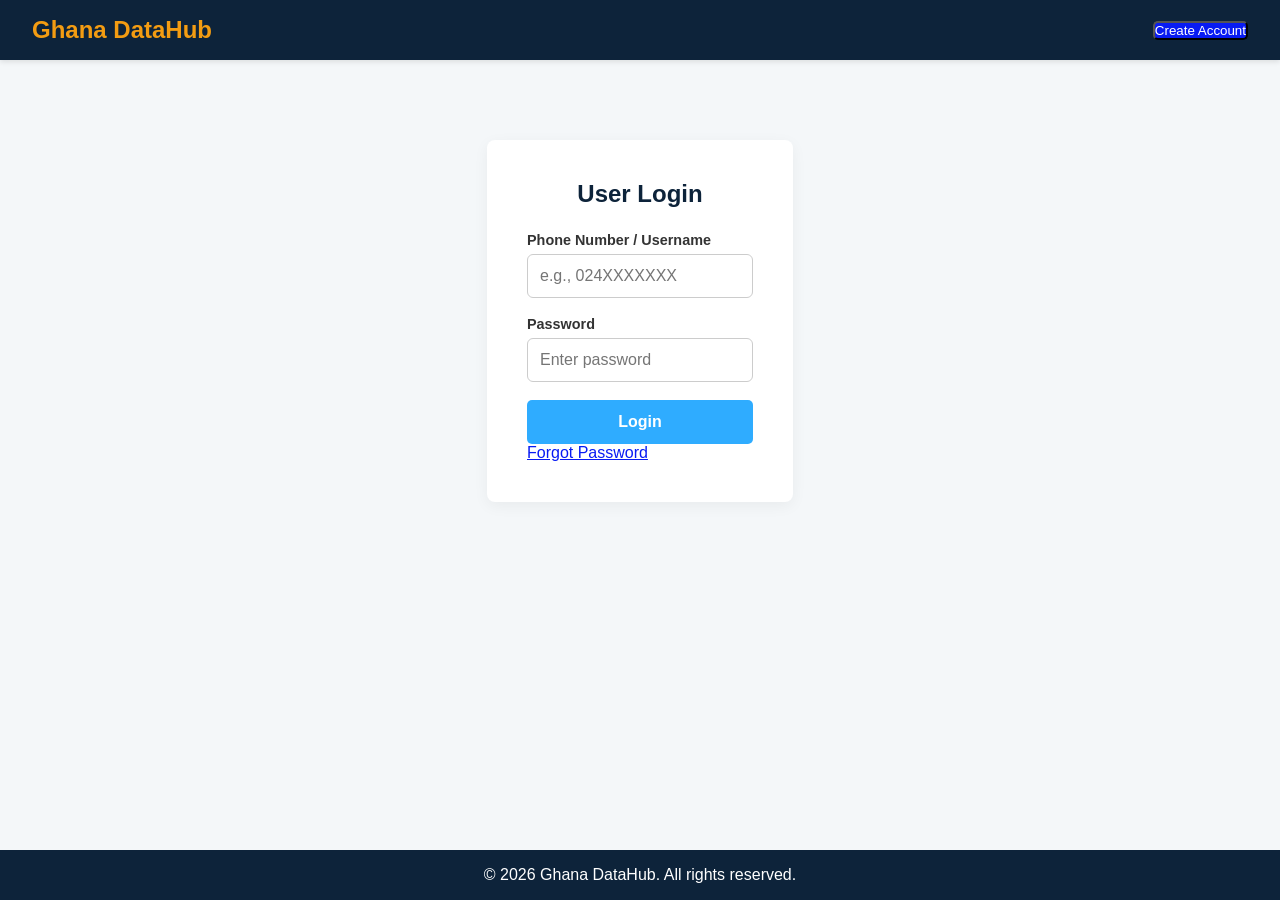
<file: index.html>
<!DOCTYPE html>
<html lang="en">
<head>
    <meta charset="UTF-8">
    <meta name="viewport" content="width=device-width, initial-scale=1.0">
    <title>Login - Ghana DataHub</title>
    <link rel="stylesheet" href="style.css">
</head>
<body>

    <header>
        <div class="logo">Ghana DataHub</div>
        <a href="signup.html"><div class="sign">
           <button class="in">Create Account</button> </div></a>
    </header>

    <div class="container">
        <div class="form-card">
            <h2>User Login</h2>
            <!-- Form Action redirects to home.html on submit -->
            <form action="home.html" method="GET">
                <div class="form-group">
                    <label for="phone">Phone Number / Username</label>
                    <input type="text" id="phone" placeholder="e.g., 024XXXXXXX" required>
                </div>
                <div class="form-group">
                    <label for="password">Password</label>
                    <input type="password" id="password" placeholder="Enter password" required>
                </div><p></p><div class="sub">
                <button type="submit" class="btn">Login</button>
            </form>

  </div><p></p>
                <div class="my-own">
                <p></p><a href="forgot-password.html" class="forget">
                    Forgot Password
                </a><p></p>
                </div>

        </div>
        
    </div>

    <footer>
        <p>&copy; 2026 Ghana DataHub. All rights reserved.</p>
    </footer>

</body>
</html>
</file>
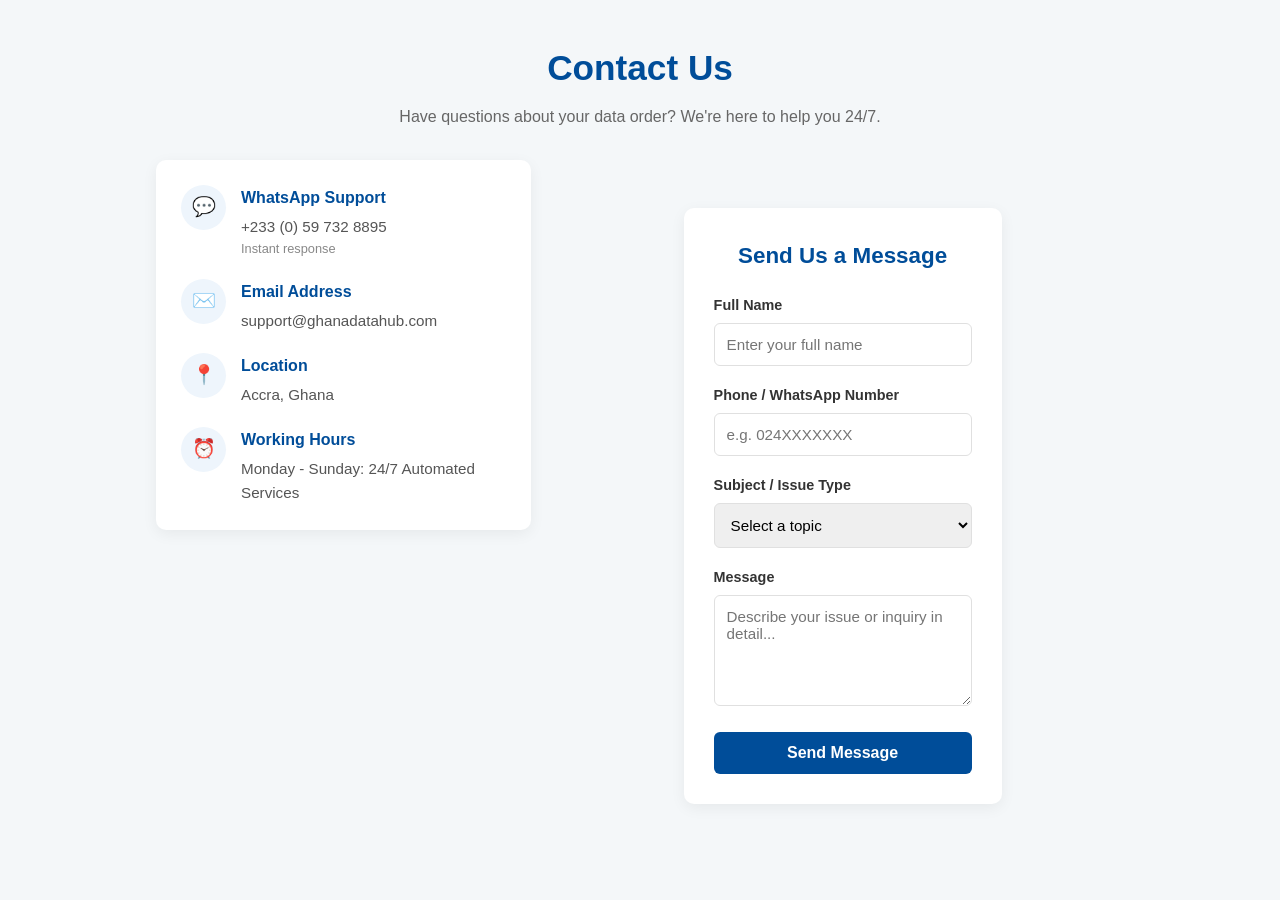
<file: contact.html>
<!DOCTYPE html>
<html lang="en">
<head>
  <meta charset="UTF-8">
  <meta name="viewport" content="width=device-width, initial-scale=1.0">
  <title>Contact Us - Ghana Datahub</title>
  <link rel="stylesheet" href="style.css">
  <style>
    :root {
      --primary-color: #004d99;
      --accent-color: #ffcc00;
      --bg-color: #f4f7f9;
      --card-bg: #ffffff;
      --text-color: #333333;
      --border-color: #e0e0e0;
      --success-color: #28a745;
    }

    * {
      box-sizing: border-box;
      margin: 0;
      padding: 0;
    }

    body {
      font-family: 'Segoe UI', Tahoma, Geneva, Verdana, sans-serif;
      background-color: var(--bg-color);
      color: var(--text-color);
      line-height: 1.6;
      display: flex;
      flex-direction: column;
      min-height: 100vh;
    }

    /* Container Styling */
    .container {
      max-width: 1000px;
      width: 90%;
      margin: 40px auto;
    }

    .page-title {
      text-align: center;
      margin-bottom: 30px;
    }

    .page-title h1 {
      color: var(--primary-color);
      font-size: 2.2rem;
      margin-bottom: 8px;
    }

    .page-title p {
      color: #666666;
      font-size: 1rem;
    }

    /* Layout Grid */
    .contact-wrapper {
      display: grid;
      grid-template-columns: 1fr 1.5fr;
      gap: 30px;
    }

    @media (max-width: 768px) {
      .contact-wrapper {
        grid-template-columns: 1fr;
      }
    }

    /* Contact Info Cards */
    .info-card {
      background: var(--card-bg);
      padding: 25px;
      border-radius: 10px;
      box-shadow: 0 4px 15px rgba(0, 0, 0, 0.06);
      margin-bottom: 20px;
    }

    .info-item {
      display: flex;
      align-items: flex-start;
      margin-bottom: 20px;
    }

    .info-item:last-child {
      margin-bottom: 0;
    }

    .icon-box {
      background-color: #eef5fc;
      color: var(--primary-color);
      width: 45px;
      height: 45px;
      border-radius: 50%;
      display: flex;
      justify-content: center;
      align-items: center;
      font-size: 1.2rem;
      font-weight: bold;
      margin-right: 15px;
      flex-shrink: 0;
    }

    .info-content h3 {
      font-size: 1rem;
      color: var(--primary-color);
      margin-bottom: 4px;
    }

    .info-content p, .info-content a {
      font-size: 0.95rem;
      color: #555555;
      text-decoration: none;
    }

    .info-content a:hover {
      color: var(--primary-color);
      text-decoration: underline;
    }

    /* Contact Form Box */
    .form-card {
      background: var(--card-bg);
      padding: 30px;
      border-radius: 10px;
      box-shadow: 0 4px 15px rgba(0, 0, 0, 0.06);
    }

    .form-card h2 {
      color: var(--primary-color);
      font-size: 1.4rem;
      margin-bottom: 20px;
    }

    .form-group {
      margin-bottom: 18px;
    }

    .form-group label {
      display: block;
      font-weight: 600;
      font-size: 0.9rem;
      margin-bottom: 6px;
    }

    .form-group input, 
    .form-group textarea, 
    .form-group select {
      width: 100%;
      padding: 12px;
      border: 1px solid var(--border-color);
      border-radius: 6px;
      font-size: 0.95rem;
      font-family: inherit;
    }

    .form-group input:focus, 
    .form-group textarea:focus, 
    .form-group select:focus {
      outline: none;
      border-color: var(--primary-color);
      box-shadow: 0 0 5px rgba(0, 77, 153, 0.2);
    }

    .btn-submit {
      width: 100%;
      padding: 12px;
      background-color: var(--primary-color);
      color: #ffffff;
      border: none;
      border-radius: 6px;
      font-size: 1rem;
      font-weight: bold;
      cursor: pointer;
      transition: background 0.3s ease;
    }

    .btn-submit:hover {
      background-color: #003366;
    }

    .alert {
      display: none;
      padding: 12px;
      border-radius: 6px;
      font-size: 0.9rem;
      margin-bottom: 20px;
      text-align: center;
    }

    .alert-success {
      background-color: #d4edda;
      color: #155724;
      border: 1px solid #c3e6cb;
    }
  </style>
</head>
<body>

  <div class="container">
    <div class="page-title">
      <h1>Contact Us</h1>
      <p>Have questions about your data order? We're here to help you 24/7.</p>
    </div>

    <div class="contact-wrapper">
      
      <!-- Left Column: Quick Contact Details -->
      <div class="info-section">
        <div class="info-card">
          
          <div class="info-item">
            <div class="icon-box">💬</div>
            <div class="info-content">
              <h3>WhatsApp Support</h3>
              <p><a href="https://wa.me/233000000000" target="_blank">+233 (0) 59 732 8895</a></p>
              <p style="font-size: 0.8rem; color: #888;">Instant response</p>
            </div>
          </div>

          <div class="info-item">
            <div class="icon-box">✉️</div>
            <div class="info-content">
              <h3>Email Address</h3>
              <p><a href="mailto:support@ghanadatahub.com">support@ghanadatahub.com</a></p>
            </div>
          </div>

          <div class="info-item">
            <div class="icon-box">📍</div>
            <div class="info-content">
              <h3>Location</h3>
              <p>Accra, Ghana</p>
            </div>
          </div>

          <div class="info-item">
            <div class="icon-box">⏰</div>
            <div class="info-content">
              <h3>Working Hours</h3>
              <p>Monday - Sunday: 24/7 Automated Services</p>
            </div>
          </div>

        </div>
      </div>

      <!-- Right Column: Contact Form -->
      <div class="form-card">
        <h2>Send Us a Message</h2>

        <div id="status-alert" class="alert alert-success">
          Thank you! Your message has been sent. Our team will get back to you shortly.
        </div>

        <form id="contact-form">
          <div class="form-group">
            <label for="fullname">Full Name</label>
            <input type="text" id="fullname" placeholder="Enter your full name" required>
          </div>

          <div class="form-group">
            <label for="phone">Phone / WhatsApp Number</label>
            <input type="tel" id="phone" placeholder="e.g. 024XXXXXXX" maxlength="10" required>
          </div>

          <div class="form-group">
            <label for="subject">Subject / Issue Type</label>
            <select id="subject" required>
              <option value="">Select a topic</option>
              <option value="pending-data">Delayed / Pending Data Top-up</option>
              <option value="payment-issue">Payment / MoMo Issue</option>
              <option value="general">General Inquiry</option>
            </select>
          </div>

          <div class="form-group">
            <label for="message">Message</label>
            <textarea id="message" rows="5" placeholder="Describe your issue or inquiry in detail..." required></textarea>
          </div>

          <button type="submit" class="btn-submit">Send Message</button>
        </form>
      </div>

    </div>
  </div>

  <script>
    document.getElementById('contact-form').addEventListener('submit', function(e) {
      e.preventDefault();

      var alertBox = document.getElementById('status-alert');
      
      // Display success message
      alertBox.style.display = 'block';

      // Reset form input fields
      this.reset();

      // Automatically hide success alert after 5 seconds
      setTimeout(function() {
        alertBox.style.display = 'none';
      }, 5000);
    });
  </script>

</body>
</html>
</file>
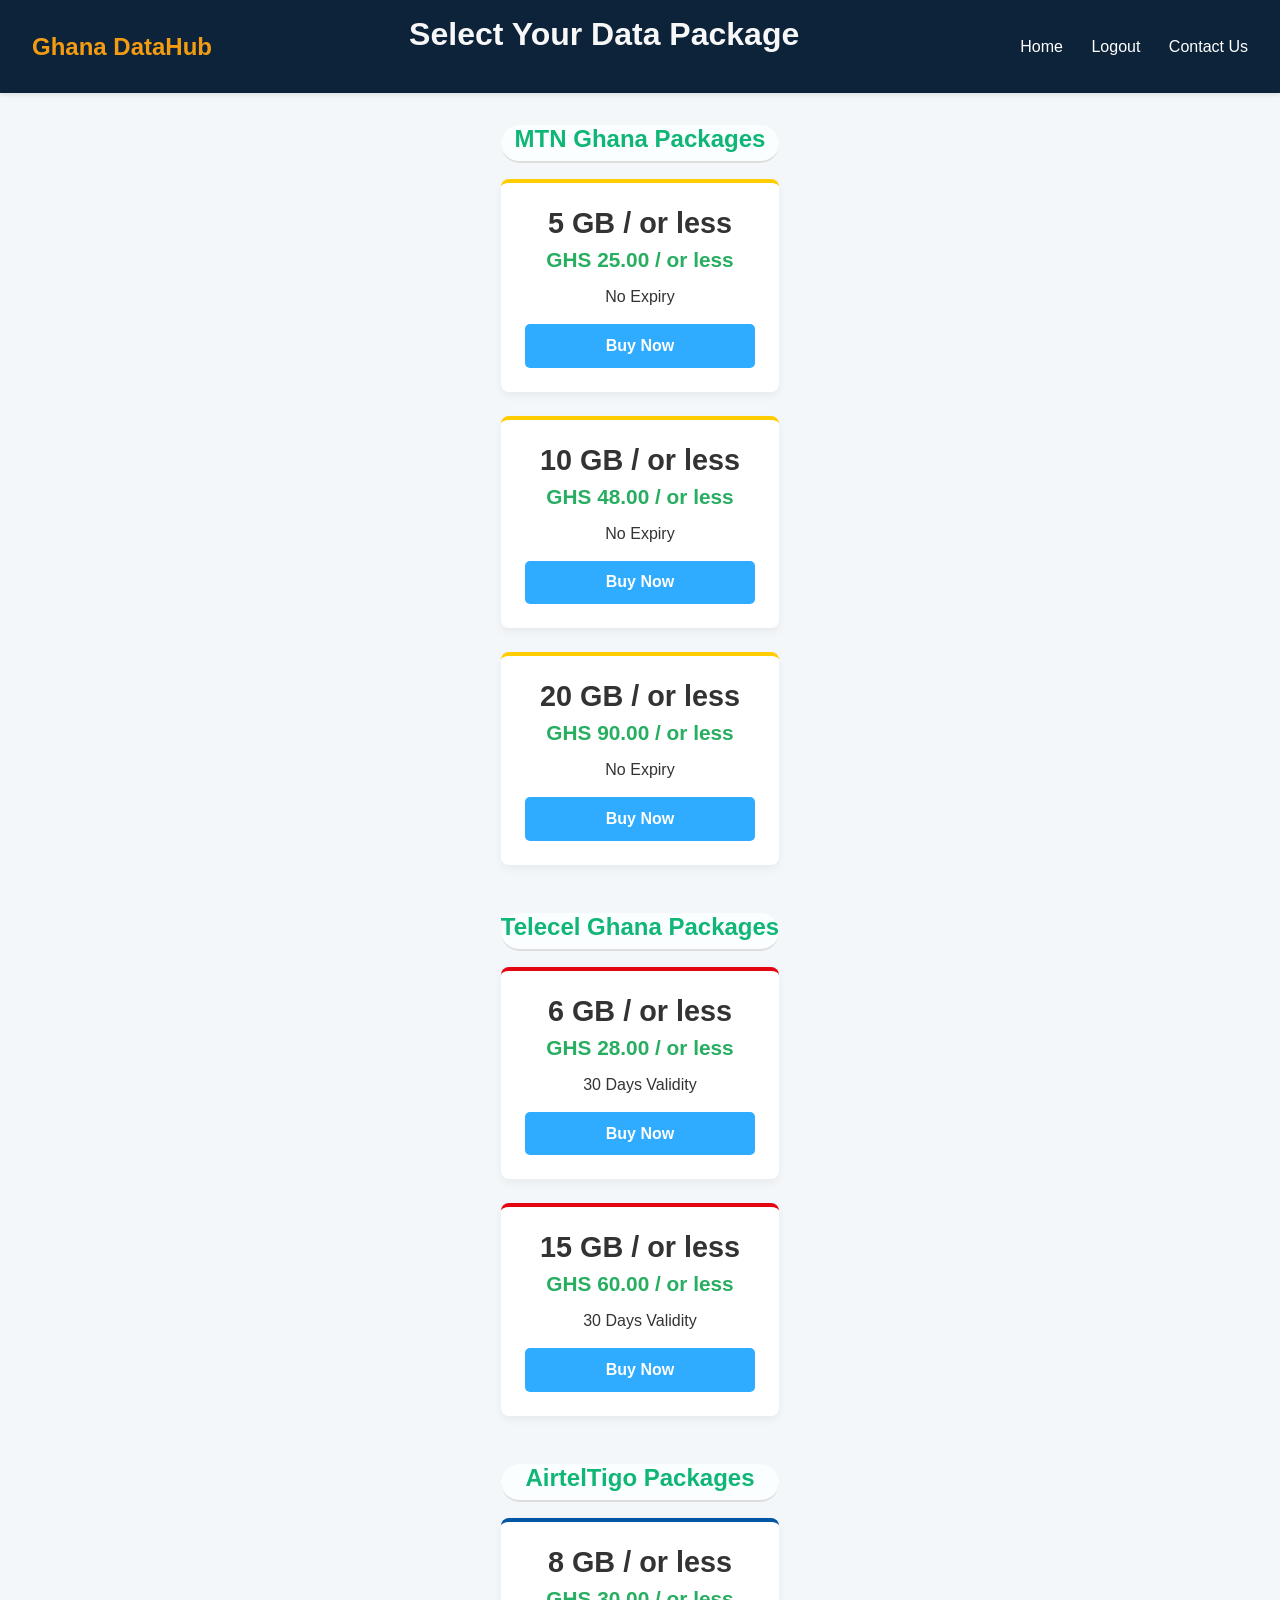
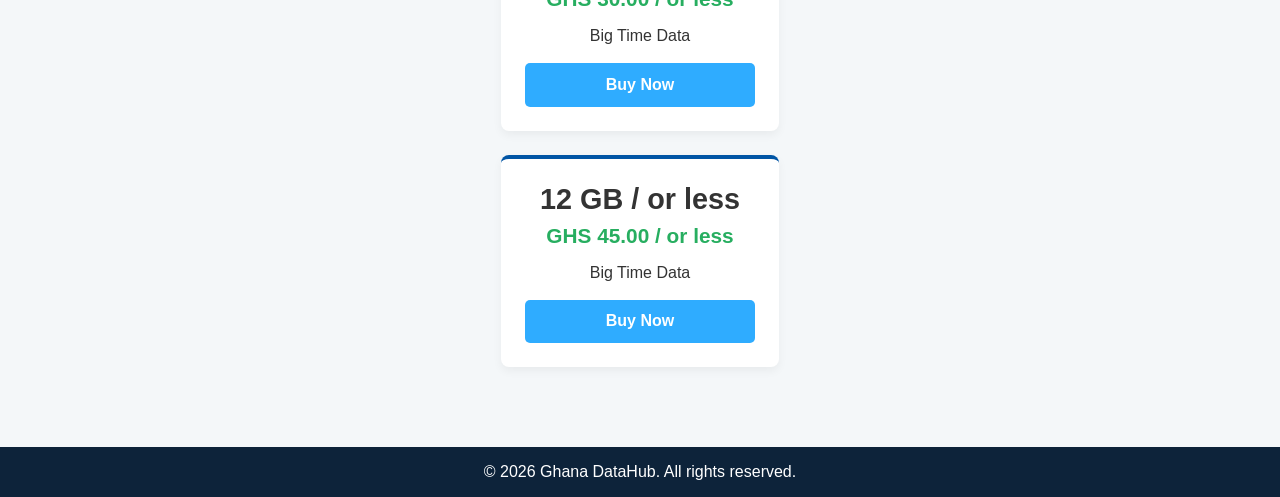
<file: home.html>
<!DOCTYPE html>
<html lang="en">
<head>
    <meta charset="UTF-8">
    <meta name="viewport" content="width=device-width, initial-scale=1.0">
    <title>Dashboard - Ghana DataHub</title>
    <link rel="stylesheet" href="style.css">
</head>
<body>

    <header>
        <div class="logo">Ghana DataHub</div>
        <h1 style="margin-bottom: 1.5rem; text-align: center;" class="select">
            Select Your Data Package</h1>
        <nav>
            <a href="home.html">Home</a>
            <a href="index.html">Logout</a>
            <a href="contact.html">Contact Us</a>
        </nav>
    </header>

    <div class="container">
    
        <!-- MTN Section -->
        <section class="network-section">
            <h2 class="network-title">MTN Ghana Packages</h2>
            <div class="grid">
                <div class="card mtn">
                    <h3>5 GB  / or less</h3>
                    <div class="price">GHS 25.00 / or less</div>
                    <p>No Expiry</p><br>
                    <a href="payment.html" class="btn">Buy Now</a>
                </div>
                <div class="card mtn">
                    <h3>10 GB  / or less</h3>
                    <div class="price">GHS 48.00 / or less</div>
                    <p>No Expiry</p><br>
                    <a href="payment.html" class="btn">Buy Now</a>
                </div>
                <div class="card mtn">
                    <h3>20 GB  / or less</h3>
                    <div class="price">GHS 90.00 / or less</div>
                    <p>No Expiry</p><br>
                    <a href="payment.html" class="btn">Buy Now</a>
                </div>
            </div>
        </section>

        <!-- Telecel Section -->
        <section class="network-section">
            <h2 class="network-title">Telecel Ghana Packages</h2>
            <div class="grid">
                <div class="card telecel">
                    <h3>6 GB  / or less</h3>
                    <div class="price">GHS 28.00 / or less</div>
                    <p>30 Days Validity</p><br>
                    <a href="payment.html" class="btn">Buy Now</a>
                </div>
                <div class="card telecel">
                    <h3>15 GB  / or less</h3>
                    <div class="price">GHS 60.00 / or less</div>
                    <p>30 Days Validity</p><br>
                    <a href="payment.html" class="btn">Buy Now</a>
                </div>
            </div>
        </section>

        <!-- AirtelTigo Section -->
        <section class="network-section">
            <h2 class="network-title">AirtelTigo Packages</h2>
            <div class="grid">
                <div class="card airteltigo">
                    <h3>8 GB  / or less</h3>
                    <div class="price">GHS 30.00 / or less</div>
                    <p>Big Time Data</p><br>
                    <a href="payment.html" class="btn">Buy Now</a>
                </div>
                <div class="card airteltigo">
                    <h3>12 GB / or less </h3>
                    <div class="price">GHS 45.00 / or less</div>
                    <p>Big Time Data</p><br>
                    <a href="payment.html" class="btn">Buy Now</a>
                </div>
            </div>
        </section>
    </div>

    <footer>
        <p>&copy; 2026 Ghana DataHub. All rights reserved.</p>
    </footer>

</body>
</html>
</file>
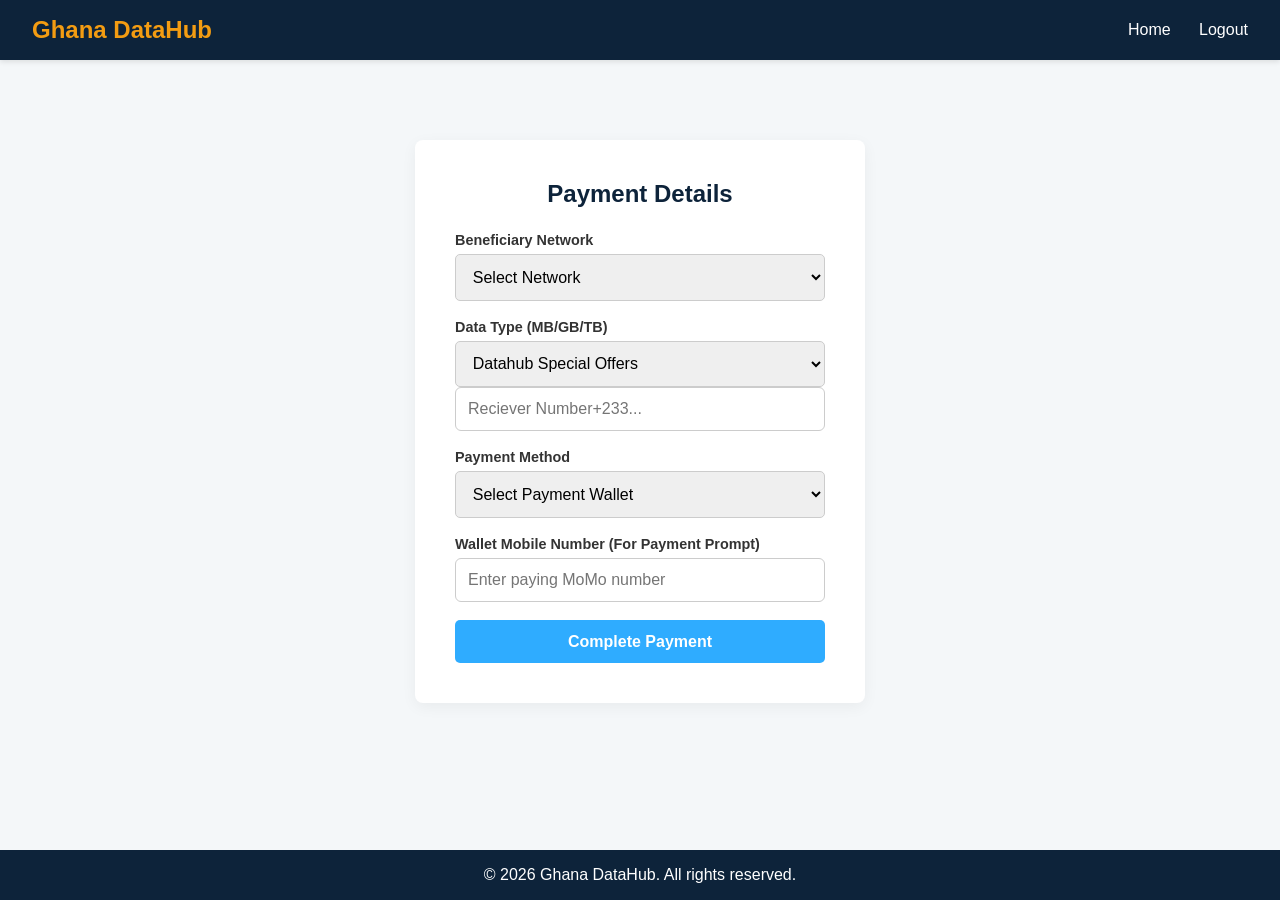
<file: payment.html>
<!DOCTYPE html>
<html lang="en">
<head>
    <meta charset="UTF-8">
    <meta name="viewport" content="width=device-width, initial-scale=1.0">
    <title>Payment - Ghana DataHub</title>
    <link rel="stylesheet" href="style.css">
</head>
<body>

    <header>
        <div class="logo">Ghana DataHub</div>
        <nav>
            <a href="home.html">Home</a>
            <a href="index.html">Logout</a>
        </nav>
    </header>

    <div class="container">
        <div class="form-card">
            <h2>Payment Details</h2>
            <!-- Form Action redirects to success.html on submit -->
            <form action="pending.html" method="GET">

                <div class="form-group">
  <div class="form-group">
                    <label for="network">Beneficiary Network</label>
                    <select id="network" required>
                        <option value="">Select Network</option>
                        <option value="mtn">MTN Ghana</option>
                        <option value="telecel">Telecel Ghana</option>
                        <option value="airteltigo">AirtelTigo</option>
                    </select>
                </div>

<label for="network">Data Type (MB/GB/TB)</label>
                    <select id="network" required>
                     <option   value="mtn">Datahub Special Offers</option>
                        <opion value="mtn">1GHC = 500MB</option>
                        <option value="mtn">Select Data Type</option> 
                        <option value="telecel">2GHC = 1GB</option>
                        <option value="airteltigo">3GHC = 1.5GB</option>
<option value="mtn">4GHC = 2GB</option>
                        <option value="telecel">5GHC = 2.5GB</option>
                        <option value="airteltigo">6GHC = 3GB</option>
                        <option value="mtn">7GHC = 3.5GB</option>
                        <option value="telecel">8GHC = 4GB</option>
                        <option value="airteltigo">9GHC = 4.5GB</option>
                        <option value="mtn">10GHC = 5GB</option>
                        <option value="telecel">11GHC = 5.5GB</option>
                        <option value="airteltigo">12GHC = 6GB</option>
                        <option value="mtn">13GHC = 6.5GB</option>
                        <option value="telecel">14GHC = 7GB</option>
                        <option value="airteltigo">15GHC = 7.5GB</option>
<p></p>

                
                    <label for="beneficiary">Beneficiary Mobile Number</label>
                    <input type="tel" id="beneficiary" placeholder="Reciever Number+233..." required>
                </div>

              
                <div class="form-group">
                    <label for="payment-method">Payment Method</label>
                    <select id="payment-method" required>
                        <option value="">Select Payment Wallet</option>
                        <option value="momo">MTN Mobile Money</option>
                        <option value="telecel-cash">Telecel Cash</option>
                        <option value="at-money">AT Money</option>
                    </select>
                </div>

                <div class="form-group">
                    <label for="payer-number">Wallet Mobile Number (For Payment Prompt)</label>
                    <input type="tel" id="payer-number" placeholder="Enter paying MoMo number" required>
                </div>

                <button type="submit" class="btn">Complete Payment</button>
            </form>
        </div>
    </div>

    <footer>
        <p>&copy; 2026 Ghana DataHub. All rights reserved.</p>
    </footer>

</body>
</html>
</file>
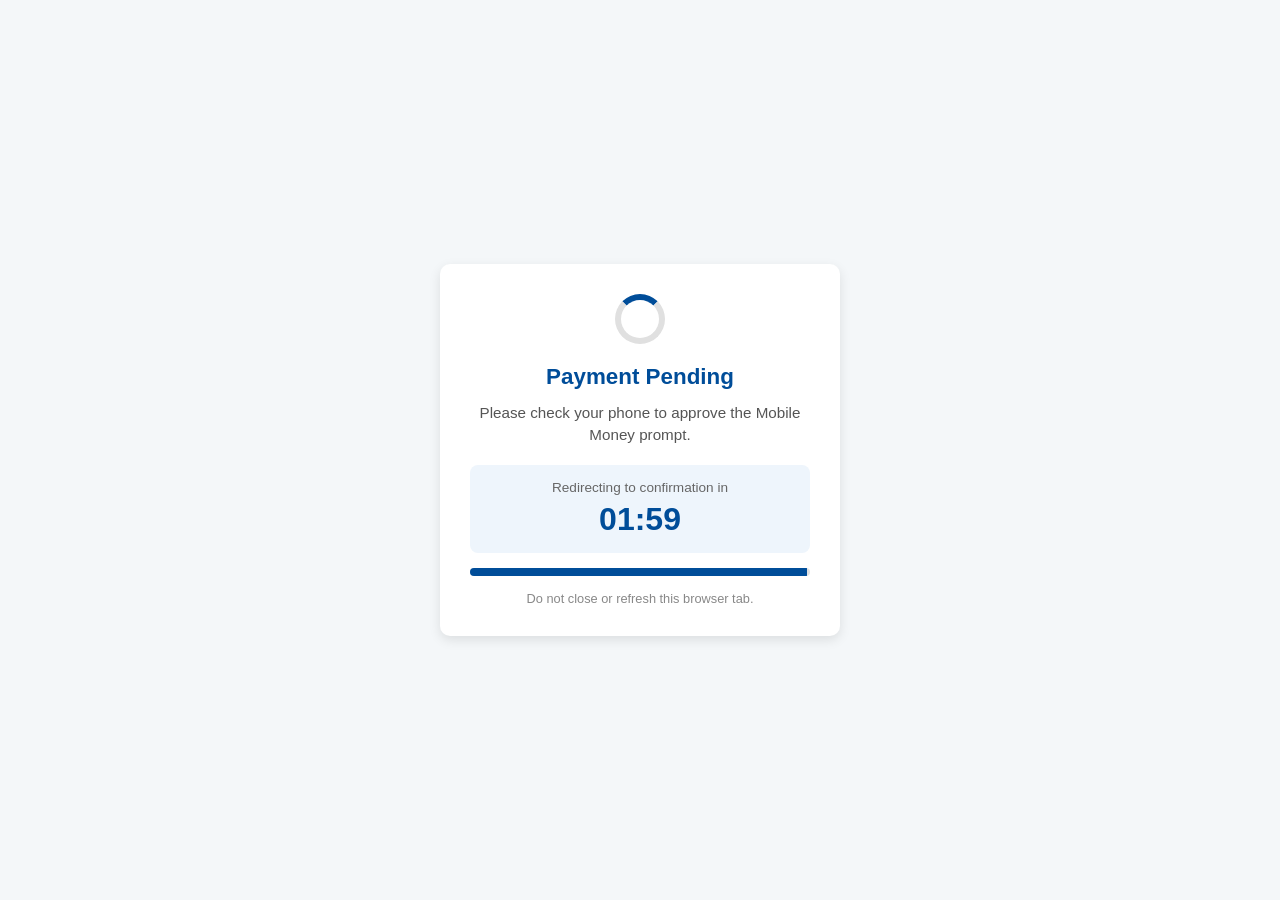
<file: pending.html>
<!DOCTYPE html>
<html lang="en">
<head>
  <meta charset="UTF-8">
  <meta name="viewport" content="width=device-width, initial-scale=1.0">
  <title>Payment Pending - Ghana Datahub</title>
  <style>
    * {
      box-sizing: border-box;
      margin: 0;
      padding: 0;
    }

    body {
      font-family: Arial, Helvetica, sans-serif;
      background-color: #f4f7f9;
      color: #333333;
      display: flex;
      justify-content: center;
      align-items: center;
      min-height: 100vh;
    }

    .card {
      background-color: #ffffff;
      width: 90%;
      max-width: 400px;
      padding: 30px;
      border-radius: 10px;
      box-shadow: 0 4px 12px rgba(0, 0, 0, 0.1);
      text-align: center;
    }

    .loader {
      width: 50px;
      height: 50px;
      margin: 0 auto 20px;
      border: 6px solid #e0e0e0;
      border-top: 6px solid #004d99;
      border-radius: 50%;
      animation: spin 1s linear infinite;
    }

    @keyframes spin {
      0% { transform: rotate(0deg); }
      100% { transform: rotate(360deg); }
    }

    h2 {
      color: #004d99;
      margin-bottom: 12px;
      font-size: 1.4rem;
    }

    p {
      font-size: 0.95rem;
      color: #555555;
      line-height: 1.4;
      margin-bottom: 20px;
    }

    .timer-container {
      background-color: #eef5fc;
      padding: 15px;
      border-radius: 8px;
      margin-bottom: 15px;
    }

    .timer-label {
      font-size: 0.85rem;
      color: #666666;
      margin-bottom: 6px;
    }

    .timer-text {
      font-size: 2rem;
      font-weight: bold;
      color: #004d99;
    }

    .bar-bg {
      width: 100%;
      height: 8px;
      background-color: #e0e0e0;
      border-radius: 4px;
      overflow: hidden;
      margin-bottom: 15px;
    }

    .bar-fill {
      height: 100%;
      width: 100%;
      background-color: #004d99;
    }

    .warning {
      font-size: 0.8rem;
      color: #888888;
    }
  </style>
</head>
<body>

  <div class="card">
    <div class="loader"></div>
    <h2>Payment Pending</h2>
    <p>Please check your phone to approve the Mobile Money prompt.</p>

    <div class="timer-container">
      <div class="timer-label">Redirecting to confirmation in</div>
      <div id="countdown" class="timer-text">02:00</div>
    </div>

    <div class="bar-bg">
      <div id="progress" class="bar-fill"></div>
    </div>

    <div class="warning">Do not close or refresh this browser tab.</div>
  </div>

  <script>
    var duration = 120;
    var timerDisplay = document.getElementById("countdown");
    var progressBar = document.getElementById("progress");

    var timer = setInterval(function () {
      duration--;

      var minutes = Math.floor(duration / 60);
      var seconds = duration % 60;

      if (minutes < 10) {
        minutes = "0" + minutes;
      }
      if (seconds < 10) {
        seconds = "0" + seconds;
      }

      timerDisplay.innerHTML = minutes + ":" + seconds;
      progressBar.style.width = ((duration / 120) * 100) + "%";

      if (duration <= 0) {
        clearInterval(timer);
        window.location.href = "success.html";
      }
    }, 1000);
  </script>

</body>
</html>
</file>
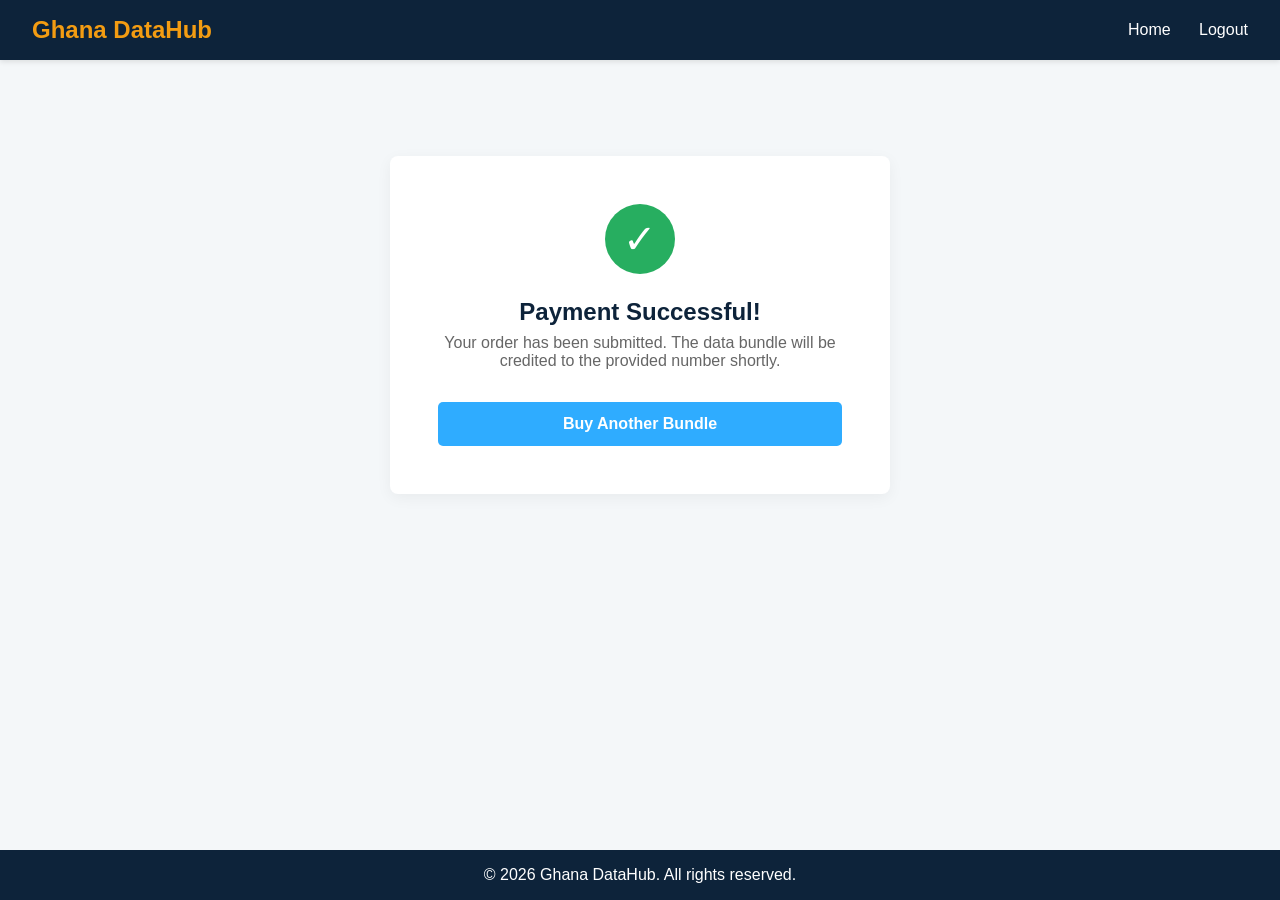
<file: success.html>
<!DOCTYPE html>
<html lang="en">
<head>
    <meta charset="UTF-8">
    <meta name="viewport" content="width=device-width, initial-scale=1.0">
    <title>Success - Ghana DataHub</title>
    <link rel="stylesheet" href="style.css">
</head>
<body>

    <header>
        <div class="logo">Ghana DataHub</div>
        <nav>
            <a href="home.html">Home</a>
            <a href="index.html">Logout</a>
        </nav>
    </header>

    <div class="container">
        <div class="success-card">
            <div class="success-icon">&#10003;</div>
            <h2>Payment Successful!</h2>
            <p>Your order has been submitted. The data bundle will be credited to the provided number shortly.</p>
            <a href="home.html" class="btn">Buy Another Bundle</a>
        </div>
    </div>

    <footer>
        <p>&copy; 2026 Ghana DataHub. All rights reserved.</p>
    </footer>

</body>
</html>
</file>
<file: style.css>
/* Reset and Base Styles */
* {
    margin: 0;
    padding: 0;
    box-sizing: border-box;
    font-family: 'Segoe UI', Tahoma, Geneva, Verdana, sans-serif;
}

.select{
    display: block;
    color: rgb(247, 247, 247);
}

body {
   
    color: #333;
    display: flex;
    flex-direction: column;
    min-height: 100vh;
}

/* Header & Navbar */
header {
    background-color: #0d233a;
    color: #fff;
    padding: 1rem 2rem;
    display: flex;
    justify-content: space-between;
    align-items: center;
    box-shadow: 0 2px 5px rgba(0,0,0,0.1);
}

.logo {
    font-size: 1.5rem;
    font-weight: bold;
    color: #f39c12;
}

nav a {
    color: #fff;
    text-decoration: none;
    margin-left: 1.5rem;
    font-weight: 500;
    transition: color 0.3s;
}

nav a:hover {
    color: #f39c12;
}

/* Main Container Layout */
.container {
    max-width: 1200px;
    margin: 2rem auto;
    padding: 0 1rem;
    flex: 1;
    display: block;
}

/* Forms (Login & Payment) */
.form-card {
    background: #fff;
    max-width: 450px;
    margin: 3rem auto;
    padding: 2.5rem;
    border-radius: 8px;
    box-shadow: 0 4px 15px rgba(0,0,0,0.05);
}

.form-card h2 {
    margin-bottom: 1.5rem;
    text-align: center;
    color: #0d233a;
}

.form-group {
    margin-bottom: 1.2rem;
}

.form-group label {
    display: block;
    margin-bottom: 0.5rem;
    font-weight: 600;
    font-size: 0.9rem;
}

.form-group input, 
.form-group select {
    width: 100%;
    padding: 0.8rem;
    border: 1px solid #ccc;
    border-radius: 5px;
    font-size: 1rem;
    outline: none;
}

.form-group input:focus, 
.form-group select:focus {
    border-color: #f39c12;
}

.btn {
    display: inline-block;
    width: 100%;
    padding: 0.8rem;
    background-color: #2facff;
    color: #fff;
    border: none;
    border-radius: 5px;
    font-size: 1rem;
    font-weight: bold;
    cursor: pointer;
    text-align: center;
    text-decoration: none;
    transition: background-color 0.3s;
}

.btn:hover {
    background-color: #ffa53f;
}

/* Data Packages Section */
.network-section {
    margin-bottom: 3rem;
}

.network-title {
    font-size: 1.5rem;
    margin-bottom: 1rem;
    padding-bottom: 0.5rem;
    border-bottom: 2px solid #ddd;
    color: #10b676;
    display: block;
    background-color: #fbfeff;
    border-radius: 20px;
    text-align: center;
}

.grid {
    display: grid;
    grid-template-columns: repeat(auto-fit, minmax(250px, 1fr));
    gap: 1.5rem;
}

.card {
    background: #fff;
    border-radius: 8px;
    padding: 1.5rem;
    text-align: center;
    box-shadow: 0 4px 10px rgba(0,0,0,0.05);
    border-top: 4px solid #0d233a;
    display: flex;
    flex-direction: column;
    justify-content: space-between;
}

/* Network colors */
.mtn { border-top-color: #ffcc00; }
.telecel { border-top-color: #e20613; }
.airteltigo { border-top-color: #0055a5; }

.card h3 {
    font-size: 1.8rem;
    color: #333;
    margin-bottom: 0.5rem;
}

.card .price {
    font-size: 1.3rem;
    font-weight: bold;
    color: #27ae60;
    margin-bottom: 1rem;
}

/* Success Message Page */
.success-card {
    background: #fff;
    max-width: 500px;
    margin: 4rem auto;
    padding: 3rem;
    border-radius: 8px;
    text-align: center;
    box-shadow: 0 4px 15px rgba(0,0,0,0.05);
}

.success-icon {
    width: 70px;
    height: 70px;
    background-color: #27ae60;
    color: #fff;
    border-radius: 50%;
    display: flex;
    align-items: center;
    justify-content: center;
    font-size: 2.5rem;
    margin: 0 auto 1.5rem auto;
}

.success-card h2 {
    color: #0d233a;
    margin-bottom: 0.5rem;
}

.success-card p {
    color: #666;
    margin-bottom: 2rem;
}

/* Footer */
footer {
    background-color: #0d233a;
    color: #fff;
    text-align: center;
    padding: 1rem;
    margin-top: auto;
}

/* Responsive Media Queries */
@media (max-width: 600px) {
    header {
        flex-direction: column;
        gap: 0.5rem;
    }

    nav a {
        margin: 0 0.5rem;
    }

    .form-card {
        padding: 1.5rem;
    }
}





/* Styling for Auth Forms (Sign Up & Forgot Password) */
:root {
  --primary-color: #004d99;
  --accent-color: #ffcc00;
  --bg-color: #f4f7f9;
  --card-bg: #ffffff;
  --text-color: #333333;
  --border-color: #cccccc;
  --success-color: #28a745;
}

body {
  font-family: 'Segoe UI', Tahoma, Geneva, Verdana, sans-serif;
  background-color: var(--bg-color);
  color: var(--text-color);
  margin: 0;
  padding: 0;
  display: flex;
  flex-direction: column;
  min-height: 100vh;
}

.auth-container {
  max-width: 420px;
  width: 90%;
  margin: 50px auto;
  background: var(--card-bg);
  padding: 30px;
  border-radius: 10px;
  box-shadow: 0 4px 15px rgba(0, 0, 0, 0.1);
}

.auth-header {
  text-align: center;
  margin-bottom: 25px;
}

.auth-header h2 {
  color: var(--primary-color);
  margin-bottom: 8px;
}

.auth-header p {
  font-size: 0.9rem;
  color: #666;
}

.form-group {
  margin-bottom: 18px;
}

.form-group label {
  display: block;
  font-weight: 600;
  margin-bottom: 6px;
  font-size: 0.9rem;
}

.form-group input {
  width: 100%;
  padding: 12px;
  border: 1px solid var(--border-color);
  border-radius: 6px;
  box-sizing: border-box;
  font-size: 1rem;
}

.form-group input:focus {
  outline: none;
  border-color: var(--primary-color);
  box-shadow: 0 0 5px rgba(0, 77, 153, 0.3);
}

.btn-submit {
  width: 100%;
  padding: 12px;
  background-color: var(--primary-color);
  color: #fff;
  border: none;
  border-radius: 6px;
  font-size: 1rem;
  font-weight: bold;
  cursor: pointer;
  transition: background 0.3s ease;
}

.btn-submit:hover {
  background-color: #003366;
}

.auth-footer {
  text-align: center;
  margin-top: 20px;
  font-size: 0.9rem;
}

.auth-footer a {
  color: var(--primary-color);
  text-decoration: none;
  font-weight: 600;
}

.auth-footer a:hover {
  text-decoration: underline;
}

.alert-message {
  display: none;
  padding: 10px;
  margin-bottom: 15px;
  border-radius: 5px;
  font-size: 0.88rem;
  text-align: center;
}

.alert-success {
  background-color: #d4edda;
  color: #155724;
}

.alert-error {
  background-color: #f8d7da;
  color: #721c24;
}

.my-own{
    display: flexbox;
    justify-content: flex-end;
}

.forget{
    text-align: center;
    text-decoration: underline;
    color: #081bf3;
}

.signup{
    color: rgb(250, 107, 107);
    border-radius: 5px;
    border-color: #ffb20d;
    border-width: 3px;
}

.sign{
    color: rgb(255, 255, 255);
}

.in{
      border-radius: 5px;
    background-color: #081bf3;
    color: white;
}
</file>
